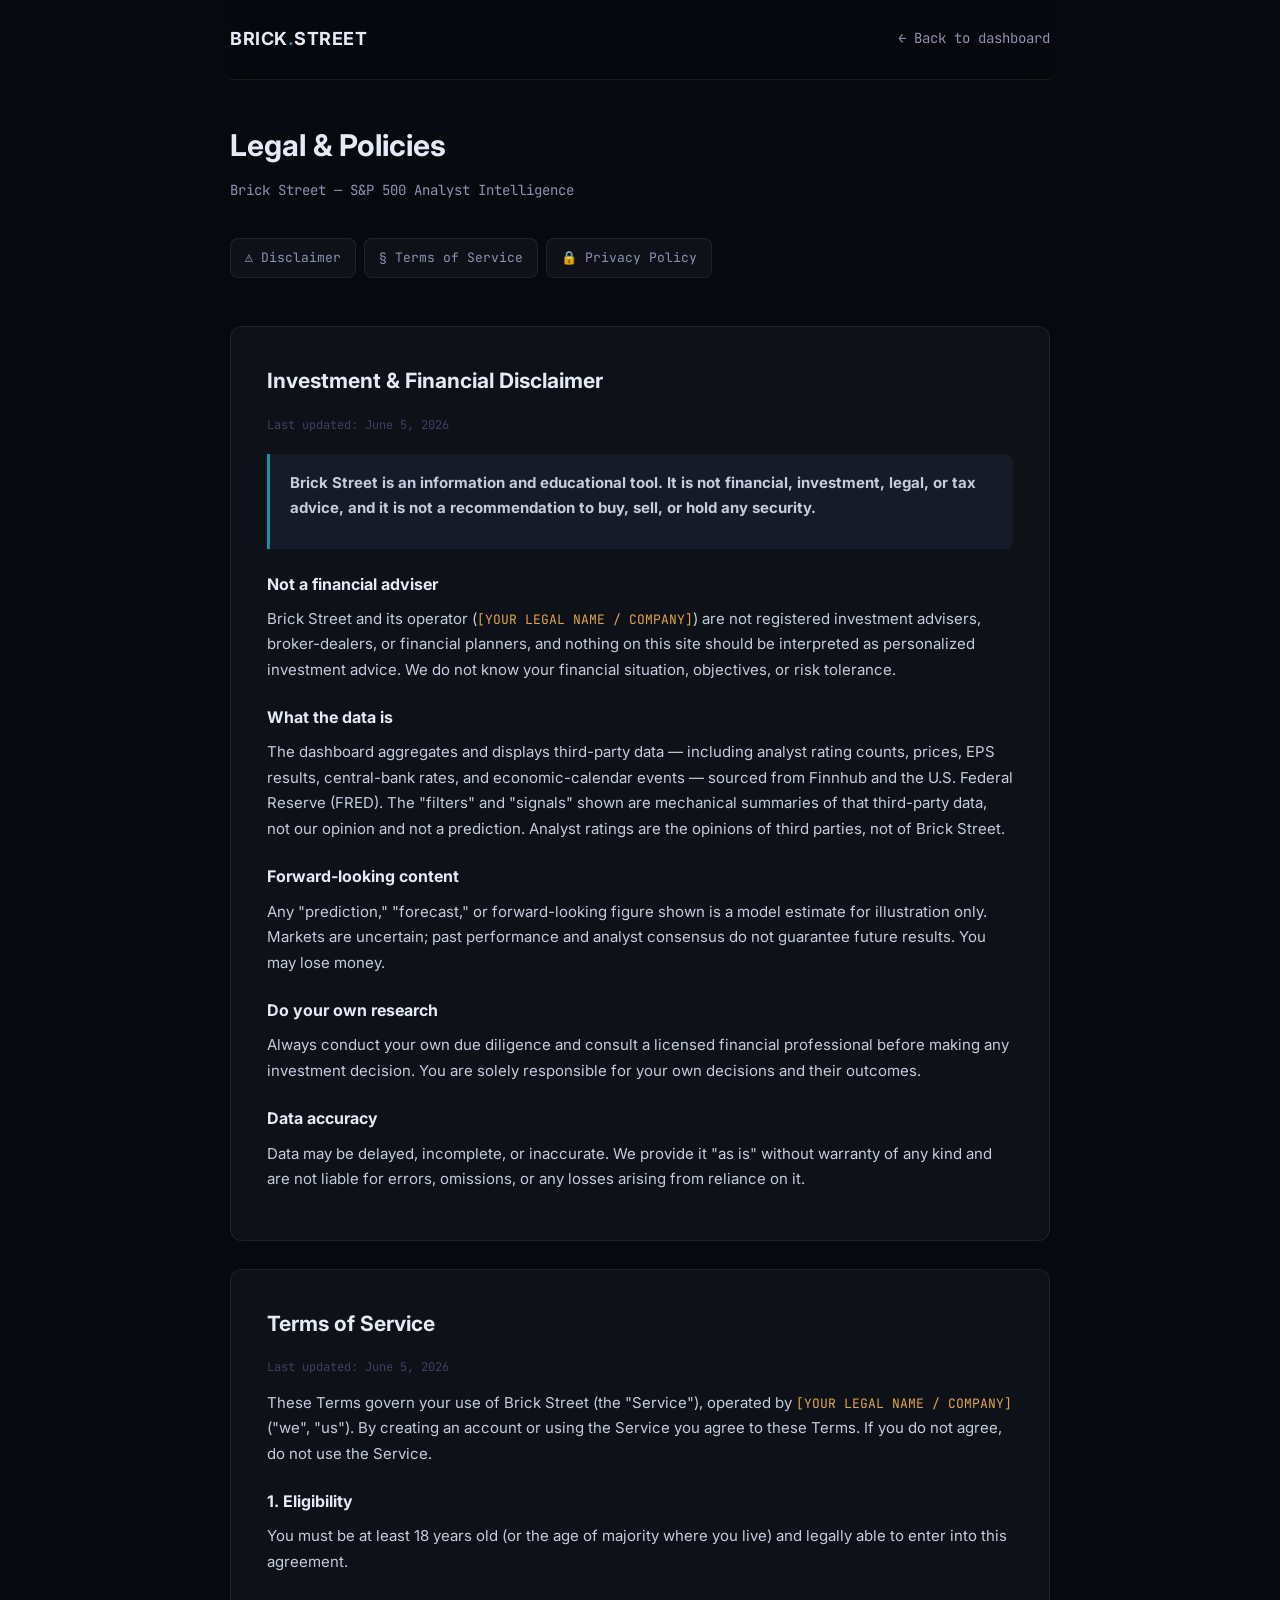
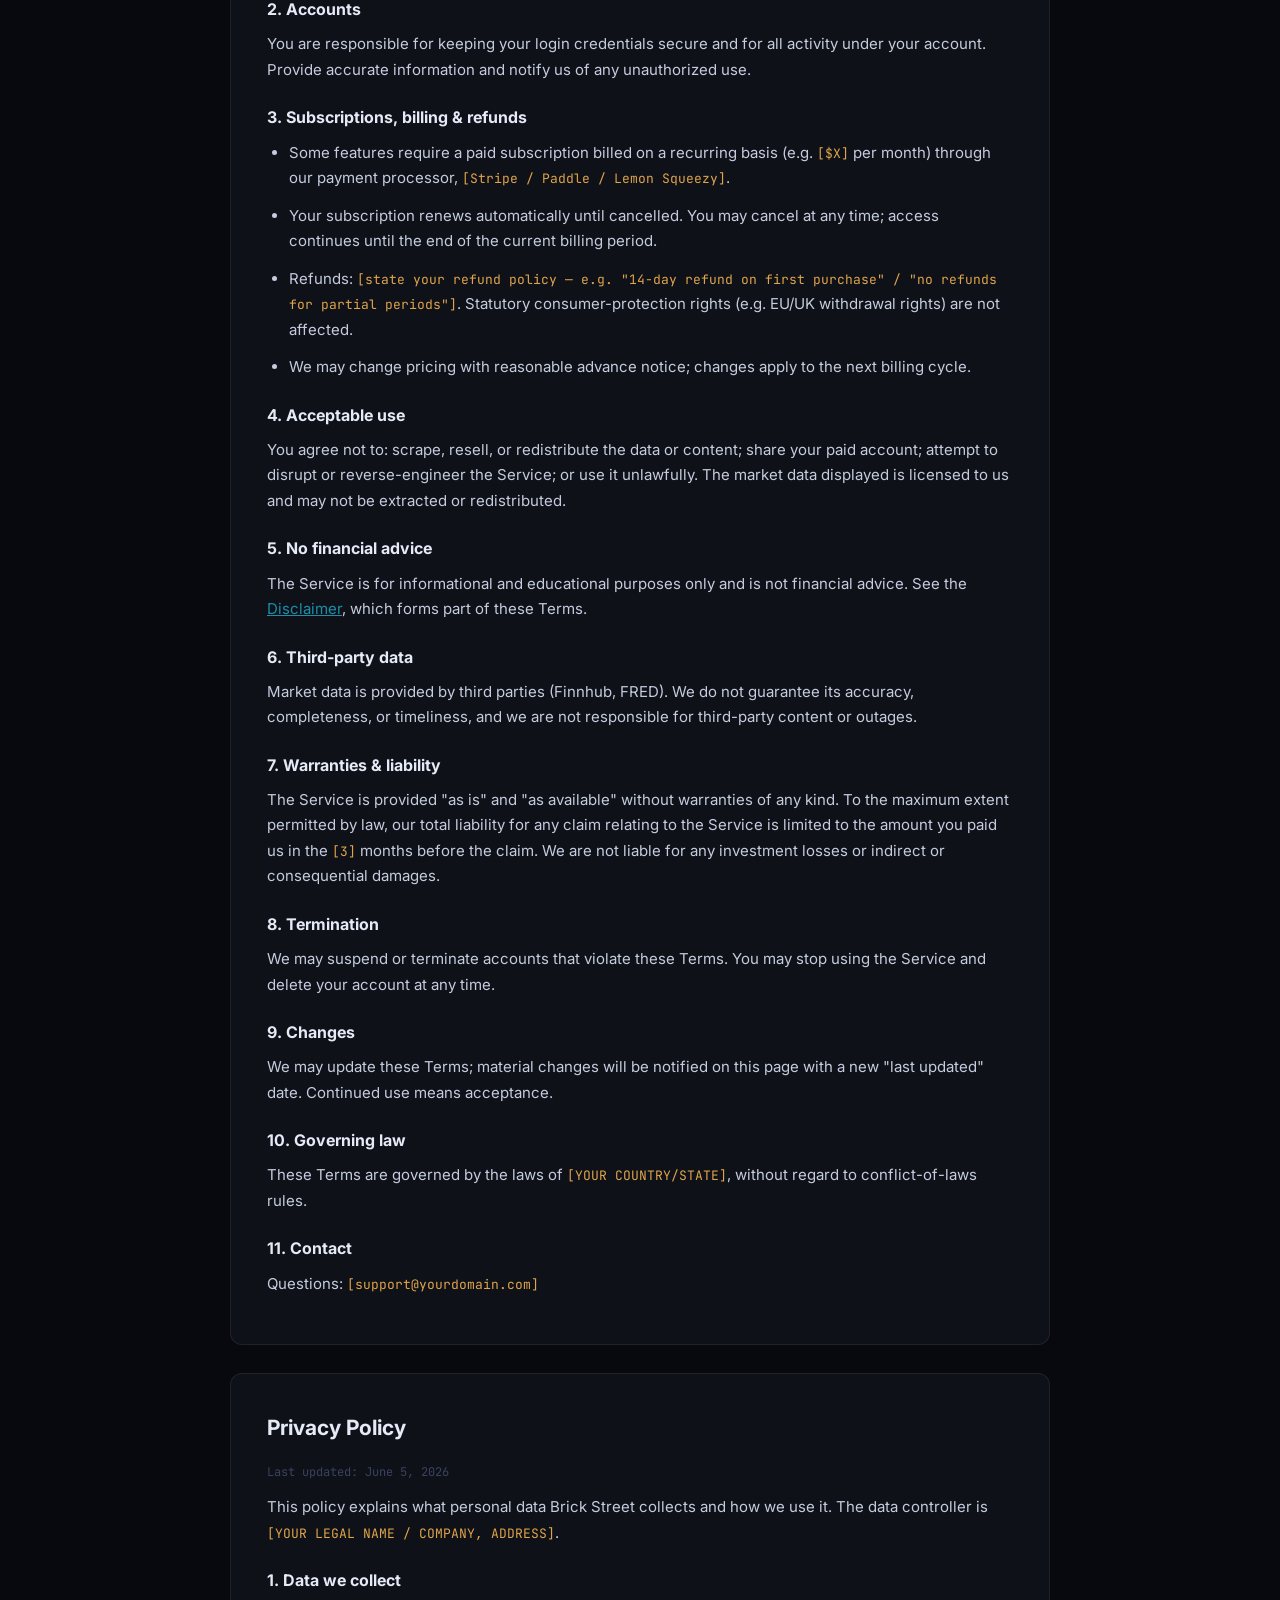
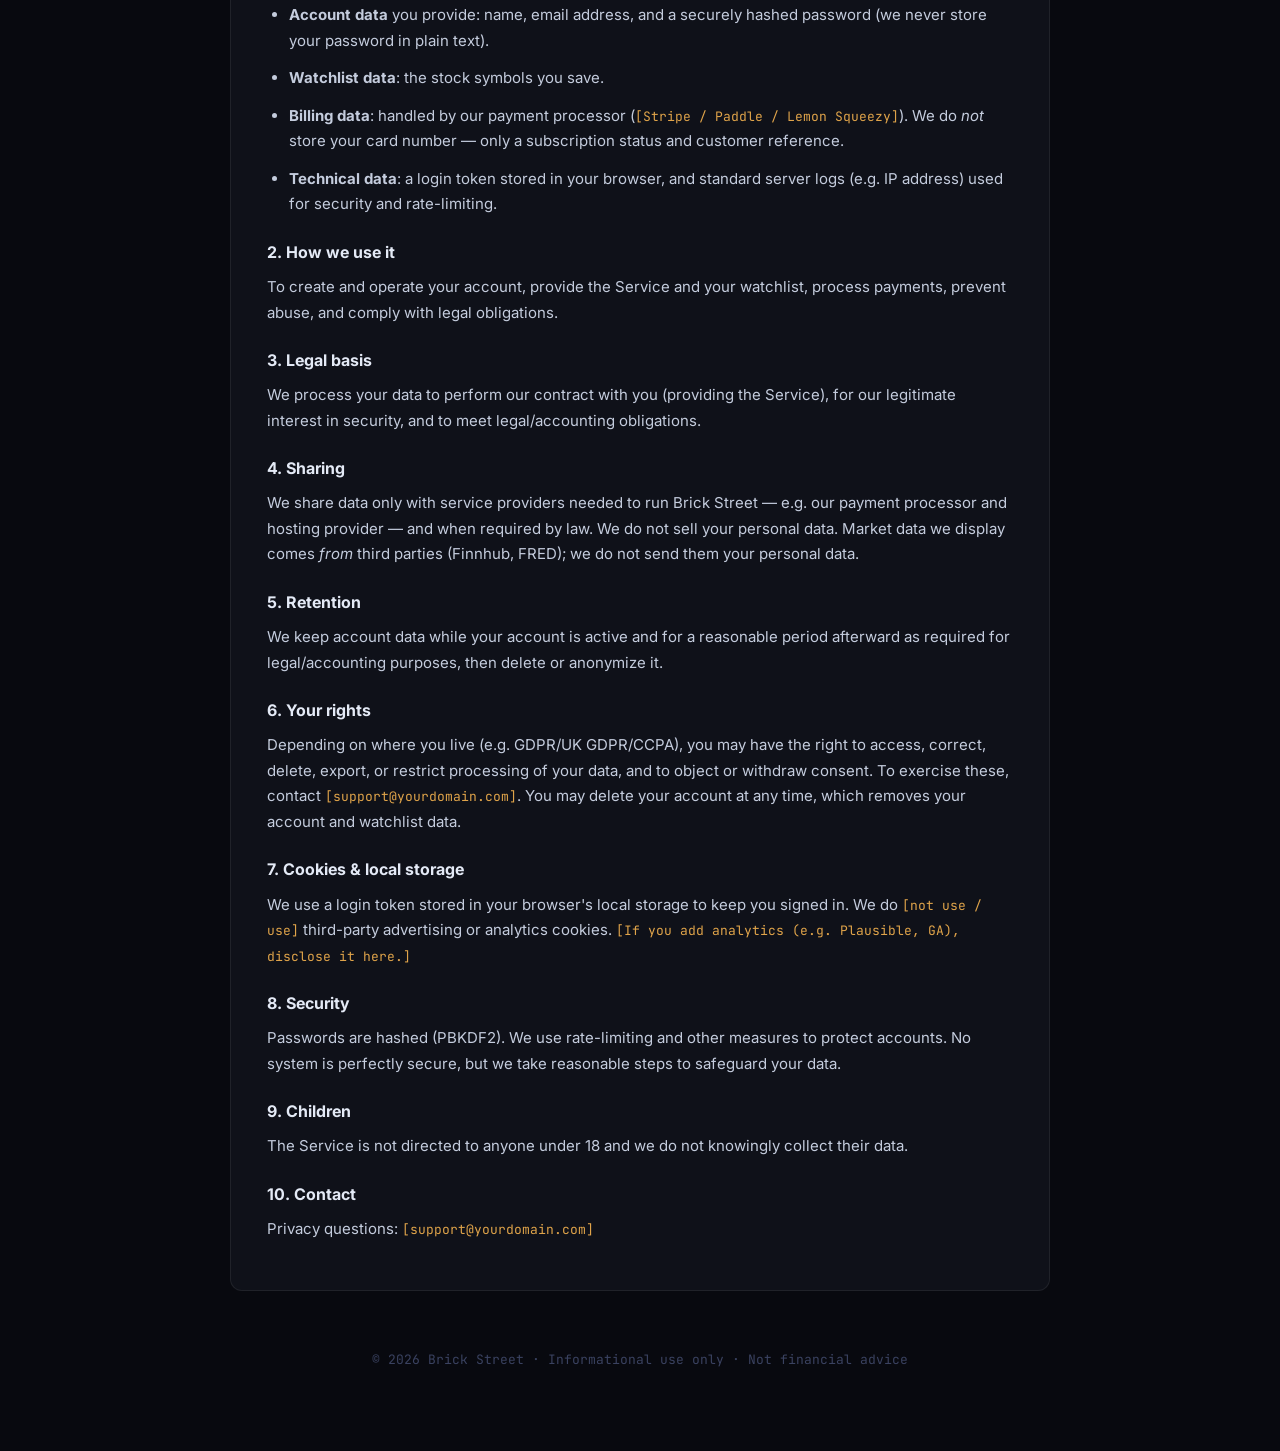
<file: website/legal.html>
<!DOCTYPE html>
<!--
  ════════════════════════════════════════════════════════════════
  ⚠️  DRAFT LEGAL TEMPLATES — HAVE A LAWYER REVIEW BEFORE GOING LIVE
  Replace every [BRACKETED] placeholder. These are good-faith starting
  points, not legal advice. Requirements vary by your country/state and
  once you take payments (refunds, consumer law, tax, GDPR/CCPA).
  ════════════════════════════════════════════════════════════════
-->
<html lang="en">
<head>
  <meta charset="UTF-8" />
  <meta name="viewport" content="width=device-width, initial-scale=1.0" />
  <title>Legal — Brick Street</title>
  <link rel="preconnect" href="https://fonts.googleapis.com" />
  <link href="https://fonts.googleapis.com/css2?family=Inter:wght@400;500;600;700&family=JetBrains+Mono:wght@400;500&display=swap" rel="stylesheet" />
  <style>
    :root{
      --bg:#08090f; --surface:#0f1119; --surface2:#161b28;
      --text:#e4eaf6; --text-muted:#8a93b0; --text-dim:#3a4260;
      --border:rgba(255,255,255,0.07); --accent:#1a8fa8;
      --font:'Inter',system-ui,sans-serif; --mono:'JetBrains Mono',monospace;
      --radius:12px;
    }
    *{box-sizing:border-box;margin:0;padding:0}
    body{background:var(--bg);color:var(--text);font-family:var(--font);line-height:1.7;
      -webkit-font-smoothing:antialiased;padding:0 20px 80px}
    .wrap{max-width:820px;margin:0 auto}
    header.topbar{display:flex;align-items:center;justify-content:space-between;
      padding:24px 0;border-bottom:1px solid var(--border);margin-bottom:40px;
      position:sticky;top:0;background:rgba(8,9,15,0.85);backdrop-filter:blur(12px);z-index:10}
    .brand{font-weight:700;letter-spacing:.5px;font-size:18px}
    .brand .dot{color:var(--accent)}
    .back{color:var(--text-muted);text-decoration:none;font-size:14px;font-family:var(--mono)}
    .back:hover{color:var(--accent)}
    nav.toc{display:flex;gap:8px;flex-wrap:wrap;margin-bottom:48px}
    nav.toc a{font-family:var(--mono);font-size:13px;color:var(--text-muted);
      text-decoration:none;padding:8px 14px;border:1px solid var(--border);
      border-radius:8px;background:var(--surface)}
    nav.toc a:hover{color:var(--accent);border-color:var(--accent)}
    section{background:var(--surface);border:1px solid var(--border);border-radius:var(--radius);
      padding:36px;margin-bottom:28px;scroll-margin-top:90px}
    h1{font-size:30px;margin-bottom:8px}
    .sub{color:var(--text-muted);font-size:14px;font-family:var(--mono);margin-bottom:36px}
    h2{font-size:21px;margin-bottom:16px;color:var(--text)}
    h3{font-size:16px;margin:22px 0 8px}
    p,li{color:#c4ccdd;font-size:15px;margin-bottom:12px}
    ul{padding-left:22px}
    .muted{color:var(--text-muted);font-size:13px}
    .updated{font-family:var(--mono);font-size:12px;color:var(--text-dim);margin-top:8px}
    .callout{border-left:3px solid var(--accent);background:var(--surface2);
      padding:16px 20px;border-radius:0 8px 8px 0;margin:18px 0}
    .ph{color:#e0a44a;font-family:var(--mono);font-size:13px}
    a{color:var(--accent)}
    footer.legal-foot{text-align:center;color:var(--text-dim);font-size:13px;
      font-family:var(--mono);padding-top:30px}
  </style>
</head>
<body>
  <div class="wrap">
    <header class="topbar">
      <span class="brand">BRICK<span class="dot">.</span>STREET</span>
      <a class="back" href="index.html">← Back to dashboard</a>
    </header>

    <h1>Legal &amp; Policies</h1>
    <p class="sub">Brick Street — S&amp;P 500 Analyst Intelligence</p>

    <nav class="toc">
      <a href="#disclaimer">⚠ Disclaimer</a>
      <a href="#terms">§ Terms of Service</a>
      <a href="#privacy">🔒 Privacy Policy</a>
    </nav>

    <!-- ══════════════════ DISCLAIMER ══════════════════ -->
    <section id="disclaimer">
      <h2>Investment &amp; Financial Disclaimer</h2>
      <p class="updated">Last updated: June 5, 2026</p>

      <div class="callout">
        <p><strong>Brick Street is an information and educational tool. It is not
        financial, investment, legal, or tax advice, and it is not a recommendation
        to buy, sell, or hold any security.</strong></p>
      </div>

      <h3>Not a financial adviser</h3>
      <p>Brick Street and its operator (<span class="ph">[YOUR LEGAL NAME / COMPANY]</span>)
      are not registered investment advisers, broker-dealers, or financial planners,
      and nothing on this site should be interpreted as personalized investment advice.
      We do not know your financial situation, objectives, or risk tolerance.</p>

      <h3>What the data is</h3>
      <p>The dashboard aggregates and displays third-party data — including analyst
      rating counts, prices, EPS results, central-bank rates, and economic-calendar
      events — sourced from Finnhub and the U.S. Federal Reserve (FRED). The "filters"
      and "signals" shown are mechanical summaries of that third-party data, not our
      opinion and not a prediction. Analyst ratings are the opinions of third parties,
      not of Brick Street.</p>

      <h3>Forward-looking content</h3>
      <p>Any "prediction," "forecast," or forward-looking figure shown is a model
      estimate for illustration only. Markets are uncertain; past performance and
      analyst consensus do not guarantee future results. You may lose money.</p>

      <h3>Do your own research</h3>
      <p>Always conduct your own due diligence and consult a licensed financial
      professional before making any investment decision. You are solely responsible
      for your own decisions and their outcomes.</p>

      <h3>Data accuracy</h3>
      <p>Data may be delayed, incomplete, or inaccurate. We provide it "as is" without
      warranty of any kind and are not liable for errors, omissions, or any losses
      arising from reliance on it.</p>
    </section>

    <!-- ══════════════════ TERMS ══════════════════ -->
    <section id="terms">
      <h2>Terms of Service</h2>
      <p class="updated">Last updated: June 5, 2026</p>

      <p>These Terms govern your use of Brick Street (the "Service"), operated by
      <span class="ph">[YOUR LEGAL NAME / COMPANY]</span> ("we", "us"). By creating an
      account or using the Service you agree to these Terms. If you do not agree, do
      not use the Service.</p>

      <h3>1. Eligibility</h3>
      <p>You must be at least 18 years old (or the age of majority where you live) and
      legally able to enter into this agreement.</p>

      <h3>2. Accounts</h3>
      <p>You are responsible for keeping your login credentials secure and for all
      activity under your account. Provide accurate information and notify us of any
      unauthorized use.</p>

      <h3>3. Subscriptions, billing &amp; refunds</h3>
      <ul>
        <li>Some features require a paid subscription billed on a recurring basis
        (e.g. <span class="ph">[$X]</span> per month) through our payment processor,
        <span class="ph">[Stripe / Paddle / Lemon Squeezy]</span>.</li>
        <li>Your subscription renews automatically until cancelled. You may cancel at
        any time; access continues until the end of the current billing period.</li>
        <li>Refunds: <span class="ph">[state your refund policy — e.g. "14-day refund
        on first purchase" / "no refunds for partial periods"]</span>. Statutory
        consumer-protection rights (e.g. EU/UK withdrawal rights) are not affected.</li>
        <li>We may change pricing with reasonable advance notice; changes apply to the
        next billing cycle.</li>
      </ul>

      <h3>4. Acceptable use</h3>
      <p>You agree not to: scrape, resell, or redistribute the data or content; share
      your paid account; attempt to disrupt or reverse-engineer the Service; or use it
      unlawfully. The market data displayed is licensed to us and may not be extracted
      or redistributed.</p>

      <h3>5. No financial advice</h3>
      <p>The Service is for informational and educational purposes only and is not
      financial advice. See the <a href="#disclaimer">Disclaimer</a>, which forms part
      of these Terms.</p>

      <h3>6. Third-party data</h3>
      <p>Market data is provided by third parties (Finnhub, FRED). We do not guarantee
      its accuracy, completeness, or timeliness, and we are not responsible for
      third-party content or outages.</p>

      <h3>7. Warranties &amp; liability</h3>
      <p>The Service is provided "as is" and "as available" without warranties of any
      kind. To the maximum extent permitted by law, our total liability for any claim
      relating to the Service is limited to the amount you paid us in the
      <span class="ph">[3]</span> months before the claim. We are not liable for any
      investment losses or indirect or consequential damages.</p>

      <h3>8. Termination</h3>
      <p>We may suspend or terminate accounts that violate these Terms. You may stop
      using the Service and delete your account at any time.</p>

      <h3>9. Changes</h3>
      <p>We may update these Terms; material changes will be notified on this page with
      a new "last updated" date. Continued use means acceptance.</p>

      <h3>10. Governing law</h3>
      <p>These Terms are governed by the laws of <span class="ph">[YOUR
      COUNTRY/STATE]</span>, without regard to conflict-of-laws rules.</p>

      <h3>11. Contact</h3>
      <p>Questions: <span class="ph">[support@yourdomain.com]</span></p>
    </section>

    <!-- ══════════════════ PRIVACY ══════════════════ -->
    <section id="privacy">
      <h2>Privacy Policy</h2>
      <p class="updated">Last updated: June 5, 2026</p>

      <p>This policy explains what personal data Brick Street collects and how we use
      it. The data controller is <span class="ph">[YOUR LEGAL NAME / COMPANY,
      ADDRESS]</span>.</p>

      <h3>1. Data we collect</h3>
      <ul>
        <li><strong>Account data</strong> you provide: name, email address, and a
        securely hashed password (we never store your password in plain text).</li>
        <li><strong>Watchlist data</strong>: the stock symbols you save.</li>
        <li><strong>Billing data</strong>: handled by our payment processor
        (<span class="ph">[Stripe / Paddle / Lemon Squeezy]</span>). We do <em>not</em>
        store your card number — only a subscription status and customer reference.</li>
        <li><strong>Technical data</strong>: a login token stored in your browser, and
        standard server logs (e.g. IP address) used for security and rate-limiting.</li>
      </ul>

      <h3>2. How we use it</h3>
      <p>To create and operate your account, provide the Service and your watchlist,
      process payments, prevent abuse, and comply with legal obligations.</p>

      <h3>3. Legal basis</h3>
      <p>We process your data to perform our contract with you (providing the Service),
      for our legitimate interest in security, and to meet legal/accounting
      obligations.</p>

      <h3>4. Sharing</h3>
      <p>We share data only with service providers needed to run Brick Street — e.g.
      our payment processor and hosting provider — and when required by law. We do not
      sell your personal data. Market data we display comes <em>from</em> third parties
      (Finnhub, FRED); we do not send them your personal data.</p>

      <h3>5. Retention</h3>
      <p>We keep account data while your account is active and for a reasonable period
      afterward as required for legal/accounting purposes, then delete or anonymize it.</p>

      <h3>6. Your rights</h3>
      <p>Depending on where you live (e.g. GDPR/UK GDPR/CCPA), you may have the right to
      access, correct, delete, export, or restrict processing of your data, and to
      object or withdraw consent. To exercise these, contact
      <span class="ph">[support@yourdomain.com]</span>. You may delete your account at
      any time, which removes your account and watchlist data.</p>

      <h3>7. Cookies &amp; local storage</h3>
      <p>We use a login token stored in your browser's local storage to keep you signed
      in. We do <span class="ph">[not use / use]</span> third-party advertising or
      analytics cookies. <span class="ph">[If you add analytics (e.g. Plausible, GA),
      disclose it here.]</span></p>

      <h3>8. Security</h3>
      <p>Passwords are hashed (PBKDF2). We use rate-limiting and other measures to
      protect accounts. No system is perfectly secure, but we take reasonable steps to
      safeguard your data.</p>

      <h3>9. Children</h3>
      <p>The Service is not directed to anyone under 18 and we do not knowingly collect
      their data.</p>

      <h3>10. Contact</h3>
      <p>Privacy questions: <span class="ph">[support@yourdomain.com]</span></p>
    </section>

    <footer class="legal-foot">
      © 2026 Brick Street · Informational use only · Not financial advice
    </footer>
  </div>
</body>
</html>
</file>
